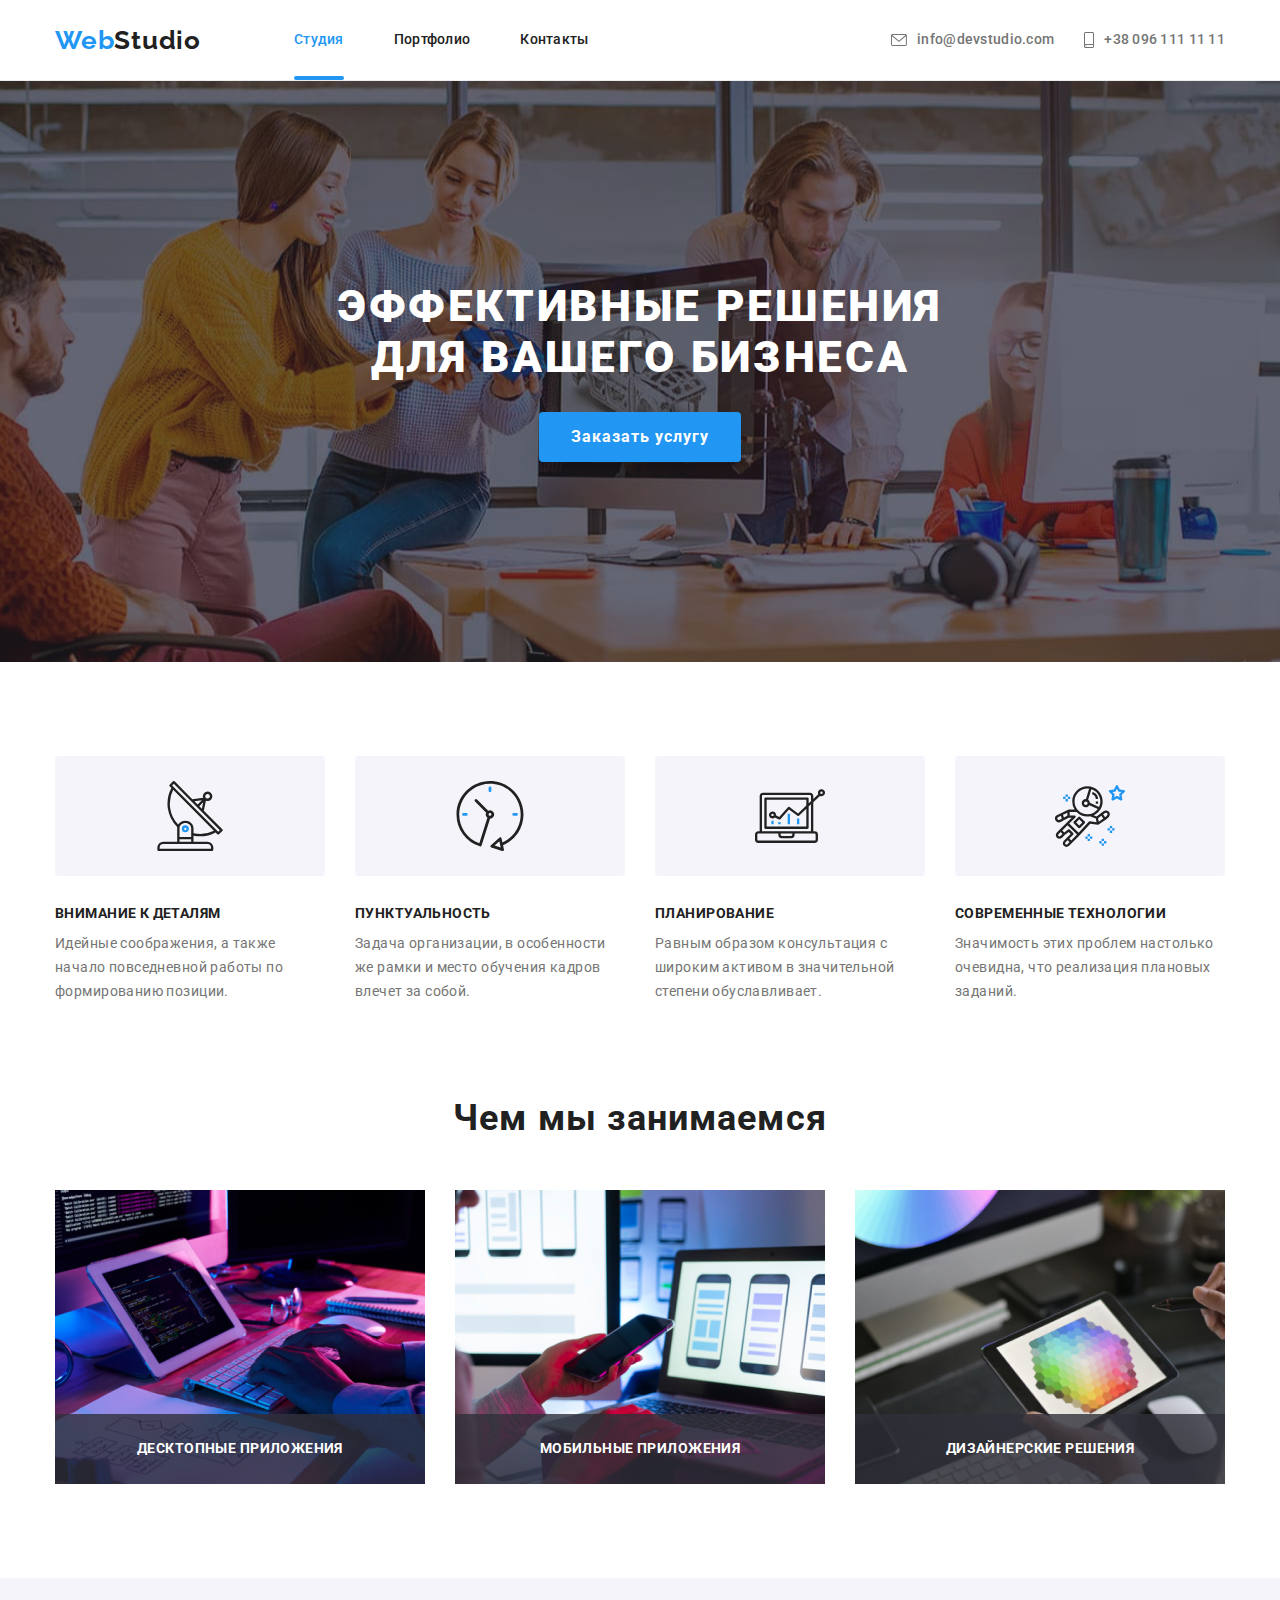
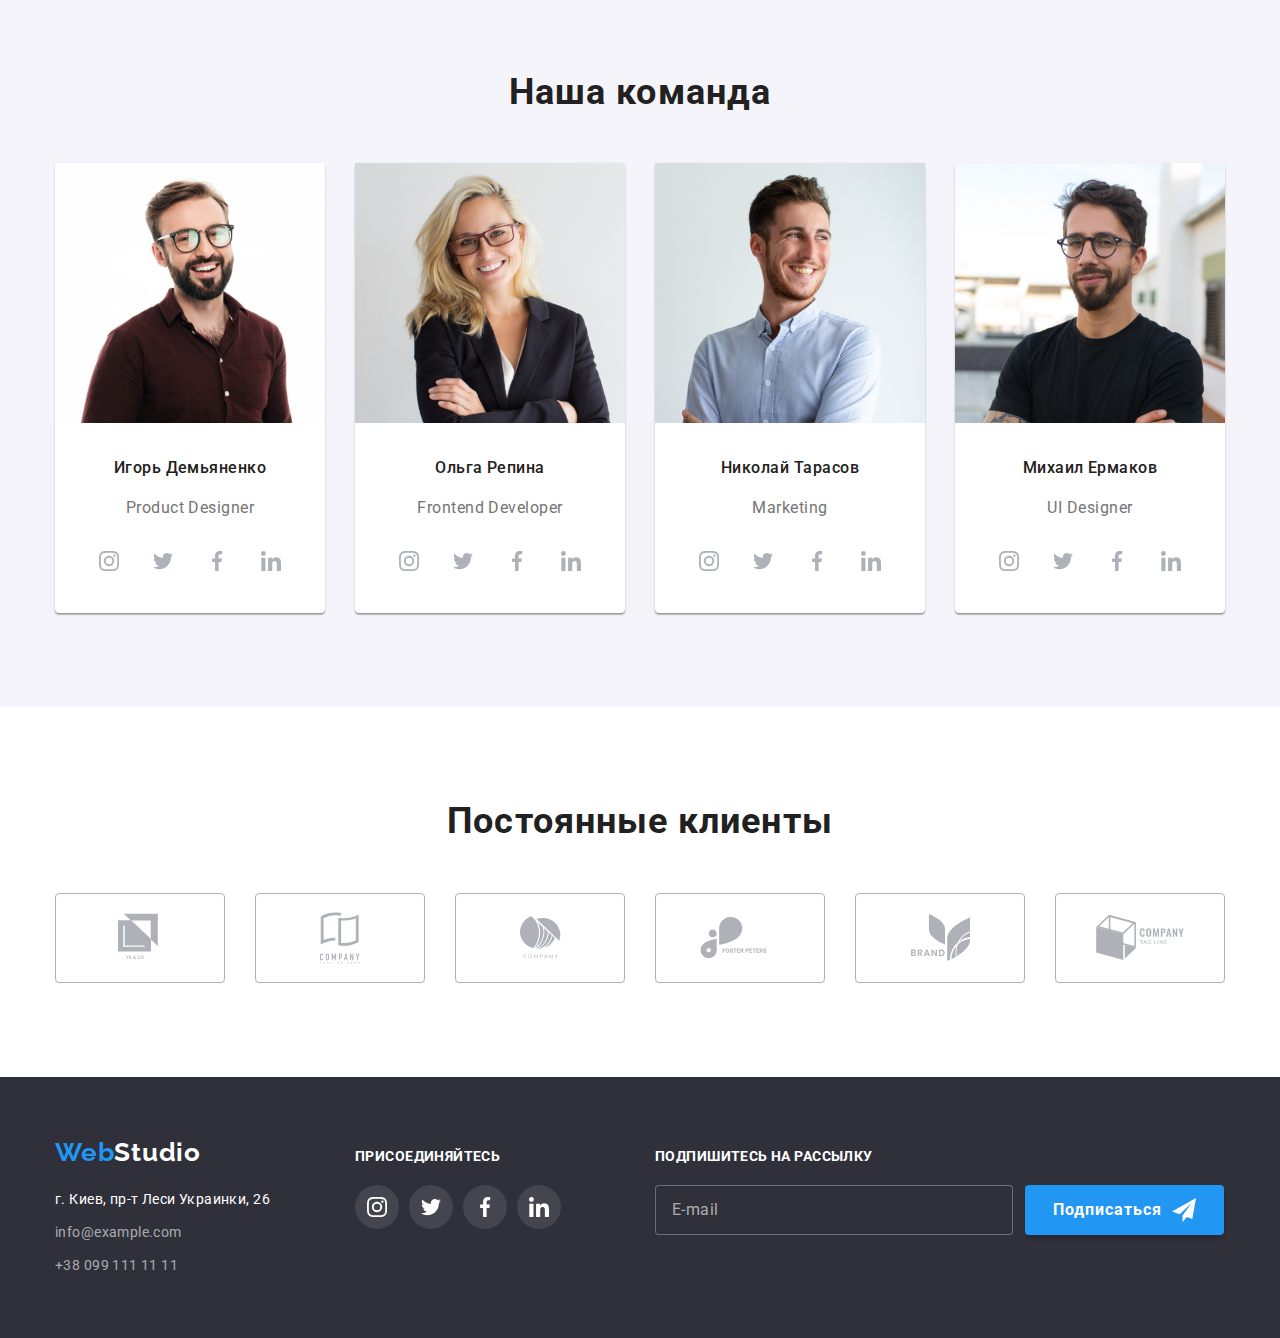
<file: index.html>
<!DOCTYPE html>
<html lang="ru">

<head>
  <meta charset="UTF-8">
  <meta name="viewport" content="width=device-width, initial-scale=1.0">
  <link href="https://fonts.googleapis.com/css2?family=Raleway:wght@700&family=Roboto:wght@400;500;700&display=swap"
    rel="stylesheet">
  <link rel="stylesheet" href="./css/main.min.css">
  <title>WebStudio</title>
</head>

<body>

  <header class="page-header">

    <div class="page-header__container container">
      <a class="logo page-header__logo" href="./index.html"><span class="logo__accent">Web</span>Studio</a>
      <nav class="page-header__nav">
        <ul class="page-header__link-list list">
          <li class="page-header__list-item"><a class="page-header__link-item current" href="./index.html">Студия</a>
          </li>
          <li class="page-header__list-item"><a class="page-header__link-item " href="./portfolio.html">Портфолио</a>
          </li>
          <li class="page-header__list-item"><a class="page-header__link-item" href="">Контакты</a></li>
        </ul>
      </nav>
      <ul class="page-header__contact-list list">
        <li class="page-header__contact-item"><a class="page-header__contact-link" href="mailto:info@devstudio.com">
            <svg class="page-header__icon" width="16" height="12">
              <use href='./image/sprite.svg#icon-envelope'></use>
            </svg> info@devstudio.com</a></li>
        <li class="page-header__contact-item"><a class="page-header__contact-link" href="tel:+380961111111">
            <svg class="page-header__icon" width="10" height="16">
              <use href='./image/sprite.svg#icon-smartphone'></use>
            </svg>+38 096 111 11 11</a></li>
      </ul>
    </div>

  </header>
  <main>
    <section class="page-hero">
      <div class="page-hero__container">
        <h1 class="page-hero__title">Эффективные решения для вашего бизнеса</h1>
        <button class="page-hero__button" data-modal-open>Заказать услугу</button>
      </div>
    </section>
    <div class="backdrop is-hidden" data-modal>
      <div class="modal">
        <button class="modal__close-button" data-modal-close>
          <svg width="18" height="18">
            <use href="./image/sprite2.svg#icon-close"></use>
          </svg>
        </button>
        <h2 class="modal__title">Оставьте свои данные, мы вам перезвоним</h2>
        <form action="#" class="modal__form">
          <ul class="modal__list-input list">
            <li class="modal__list-item">
              <label class="modal__label">Имя<input type="text" name="name" class="modal__field-input">
                <svg width="18" height="18" class="modal__icon">
                  <use href="./image/sprite2.svg#icon-name"></use>
                </svg>
              </label>
            </li>
            <li class="modal__list-item">
              <label class="modal__label">Телефон<input type="text" name="phone" class="modal__field-input">
                <svg width="18" height="18" class="modal__icon">
                  <use href="./image/sprite2.svg#icon-tel"></use>
                </svg>
              </label>
            </li>
            <li class="modal__list-item">
              <label class="modal__label">Почта<input type="text" name="email" class="modal__field-input">
                <svg width="18" height="18" class="modal__icon">
                  <use href="./image/sprite2.svg#icon-mail"></use>
                </svg>
              </label>
            </li>
          </ul>
          <label class="modal__label">Комментарий<textarea name="coment" class="modal__comment-area"
              placeholder="Введите текст"></textarea></label>
          <label class="modal__checkbox-label">
            <input type="checkbox" name="policy" value="checked" class="modal__checkbox visually-hidden">
            <span class="modal__checkbox-icon"></span>
            <span>
              Соглашаюсь с рассылкой и принимаю <a href="" class="modal_policy-link">Условия договора</a>
            </span>
          </label>
          <button type="submit" class="modal__button">Отправить</button>
        </form>
      </div>
    </div>
    <section class="our-features container">
      <h2 class="visually-hidden">Наши преимущества</h2>
      <ul class="our-features__features-list list">
        <li class=" feature-item">
          <div class="feature-item__icon"><svg width="70" height="70">
              <use href="./image/sprite.svg#icon-antenna"></use>
            </svg></div>
          <h3 class="feature-item__title">Внимание к деталям</h3>
          <p class="feature-item__text">Идейные соображения, а также начало повседневной работы по формированию позиции.
          </p>
        </li>
        <li class=" feature-item">
          <div class="feature-item__icon"><svg width="70" height="70">
              <use href="./image/sprite.svg#icon-clock"></use>
            </svg></div>
          <h3 class="feature-item__title">Пунктуальность</h3>
          <p class="feature-item__text">Задача организации, в особенности же рамки и место обучения кадров влечет за
            собой.</p>
        </li>
        <li class=" feature-item">
          <div class="feature-item__icon"><svg width="70" height="70">
              <use href="./image/sprite.svg#icon-diagram"></use>
            </svg></div>
          <h3 class="feature-item__title">Планирование</h3>
          <p class="feature-item__text">Равным образом консультация с широким активом в значительной степени
            обуславливает.</p>
        </li>
        <li class=" feature-item">
          <div class="feature-item__icon"><svg width="70" height="70">
              <use href="./image/sprite.svg#icon-astronaut"></use>
            </svg></div>
          <h3 class="feature-item__title">Современные технологии</h3>
          <p class="feature-item__text">Значимость этих проблем настолько очевидна, что реализация плановых заданий.</p>
        </li>
      </ul>
    </section>
    <section class="work-box container">
      <h2 class="work-box__title">Чем мы занимаемся</h2>
      <ul class="work-box__list list">
        <li class="work-box__item">
          <div class="work-box__wrapper">
            <img class="work-box__image" src="./image/img1.jpg" alt="десктопные приложения" width="370">
            <h3 class="work-box__overlay">Десктопные приложения</h3>
          </div>
        </li>
        <li class="work-box__item">
          <div class="work-box__wrapper">
            <img class="work-box__image" src="./image/img2.jpg" alt="мобильные приложения" width="370">
            <h3 class="work-box__overlay">Мобильные приложения</h3>
          </div>
        </li>
        <li class="work-box__item">
          <div class="work-box__wrapper">
            <img class="work-box__image" src="./image/img3.jpg" alt="дизайн" width="370">
            <h3 class="work-box__overlay">Дизайнерские решения</h3>
          </div>
        </li>
      </ul>
    </section>
    <section class="our-team">
      <div class="our-team__container container">
        <h2 class="our-team__title">Наша команда</h2>
        <ul class="our-team__team-list list">
          <li class="our-team__card teammate">
            <img class="teammate__photo" src="./image/img4.jpg" alt="Игорь Демьяненко" width="270">
            <div class="teammate__description">
              <h3 class="teammate__name">Игорь Демьяненко</h3>
              <p class="teammate__career">Product Designer</p>
              <ul class="  teammate__social-list social-list list">
                <li><a class="social-list__link" href="" target="_blank" rel="noreferrer noopener"
                    aria-label="instagram">
                    <svg width="20" height="20">
                      <use href="./image/sprite.svg#icon-instagram"></use>
                    </svg> </a></li>
                <li><a class="social-list__link" href="" target="_blank" rel="noreferrer noopener" aria-label="twitter">
                    <svg width="20" height="20">
                      <use href="./image/sprite.svg#icon-twitter"></use>
                    </svg> </a></li>
                <li><a class="social-list__link" href="" target="_blank" rel="noreferrer noopener"
                    aria-label="facebook">
                    <svg width="20" height="20">
                      <use href="./image/sprite.svg#icon-facebook"></use>
                    </svg> </a></li>
                <li><a class="social-list__link" href="" target="_blank" rel="noreferrer noopener"
                    aria-label="linkedin">
                    <svg width="20" height="20">
                      <use href="./image/sprite.svg#icon-linkedin"></use>
                    </svg> </a></li>
              </ul>
            </div>
          </li>
          <li class="our-team__card teammate">
            <img class="teammate__photo" src="./image/img5.jpg" alt="Ольга Репина" width="270">
            <div class="teammate__description">
              <h3 class="teammate__name">Ольга Репина</h3>
              <p class="teammate__career">Frontend Developer</p>
              <ul class="  teammate__social-list social-list list">
                <li><a class="social-list__link" href="" target="_blank" rel="noreferrer noopener"
                    aria-label="instagram">
                    <svg width="20" height="20">
                      <use href="./image/sprite.svg#icon-instagram"></use>
                    </svg> </a></li>
                <li><a class="social-list__link" href="" target="_blank" rel="noreferrer noopener" aria-label="twitter">
                    <svg width="20" height="20">
                      <use href="./image/sprite.svg#icon-twitter"></use>
                    </svg> </a></li>
                <li><a class="social-list__link" href="" target="_blank" rel="noreferrer noopener"
                    aria-label="facebook">
                    <svg width="20" height="20">
                      <use href="./image/sprite.svg#icon-facebook"></use>
                    </svg> </a></li>
                <li><a class="social-list__link" href="" target="_blank" rel="noreferrer noopener"
                    aria-label="linkedin">
                    <svg width="20" height="20">
                      <use href="./image/sprite.svg#icon-linkedin"></use>
                    </svg> </a></li>
              </ul>
            </div>
          </li>
          <li class="our-team__card teammate">
            <img class="teammate__photo" src="./image/img6.jpg" alt="Николай Тарасов" width="270">
            <div class="teammate__description">
              <h3 class="teammate__name">Николай Тарасов</h3>
              <p class="teammate__career">Marketing</p>
              <ul class="  teammate__social-list social-list list">
                <li><a class="social-list__link" href="" target="_blank" rel="noreferrer noopener"
                    aria-label="instagram">
                    <svg width="20" height="20">
                      <use href="./image/sprite.svg#icon-instagram"></use>
                    </svg> </a></li>
                <li><a class="social-list__link" href="" target="_blank" rel="noreferrer noopener" aria-label="twitter">
                    <svg width="20" height="20">
                      <use href="./image/sprite.svg#icon-twitter"></use>
                    </svg> </a></li>
                <li><a class="social-list__link" href="" target="_blank" rel="noreferrer noopener"
                    aria-label="facebook">
                    <svg width="20" height="20">
                      <use href="./image/sprite.svg#icon-facebook"></use>
                    </svg> </a></li>
                <li><a class="social-list__link" href="" target="_blank" rel="noreferrer noopener"
                    aria-label="linkedin">
                    <svg width="20" height="20">
                      <use href="./image/sprite.svg#icon-linkedin"></use>
                    </svg> </a></li>
              </ul>
            </div>
          </li>
          <li class="our-team__card teammate">
            <img class="teammate__photo" src="./image/img7.jpg" alt="Михаил Ермаков" width="270">
            <div class="teammate__description">
              <h3 class="teammate__name">Михаил Ермаков</h3>
              <p class="teammate__career">UI Designer</p>
              <ul class="  teammate__social-list social-list list">
                <li><a class="social-list__link" href="" target="_blank" rel="noreferrer noopener"
                    aria-label="instagram">
                    <svg width="20" height="20">
                      <use href="./image/sprite.svg#icon-instagram"></use>
                    </svg> </a></li>
                <li><a class="social-list__link" href="" target="_blank" rel="noreferrer noopener" aria-label="twitter">
                    <svg width="20" height="20">
                      <use href="./image/sprite.svg#icon-twitter"></use>
                    </svg> </a></li>
                <li><a class="social-list__link" href="" target="_blank" rel="noreferrer noopener"
                    aria-label="facebook">
                    <svg width="20" height="20">
                      <use href="./image/sprite.svg#icon-facebook"></use>
                    </svg> </a></li>
                <li><a class="social-list__link" href="" target="_blank" rel="noreferrer noopener"
                    aria-label="linkedin">
                    <svg width="20" height="20">
                      <use href="./image/sprite.svg#icon-linkedin"></use>
                    </svg> </a></li>
              </ul>
            </div>
          </li>
        </ul>
      </div>
    </section>
    <section class="our-clients container">
      <h2 class="our-clients__title">Постоянные клиенты</h2>
      <ul class="our-clients__clients-list list">
        <li class="our-clients__item">

          <a class="our-clients__link" href="" target="_blank" rel="noopener noreferrer"><svg width="44" height="50">
              <use href="./image/sprite.svg#icon-ya"></use>
            </svg></a>

        </li>
        <li class="our-clients__item">

          <a class="our-clients__link" href="" target="_blank" rel="noopener noreferrer"><svg width="40" height="52">
              <use href="./image/sprite.svg#icon-company"></use>
            </svg></a>

        </li>
        <li class="our-clients__item">

          <a class="our-clients__link" href="" target="_blank" rel="noopener noreferrer"><svg width="41" height="43">
              <use href="./image/sprite.svg#icon-company2"></use>
            </svg></a>

        </li>
        <li class="our-clients__item">

          <a class="our-clients__link" href="" target="_blank" rel="noopener noreferrer"><svg width="80" height="42">
              <use href="./image/sprite.svg#icon-foster"></use>
            </svg></a>

        </li>
        <li class="our-clients__item">

          <a class="our-clients__link" href="" target="_blank" rel="noopener noreferrer"><svg width="59" height="47">
              <use href="./image/sprite.svg#icon-brand"></use>
            </svg></a>

        </li>
        <li class="our-clients__item">

          <a class="our-clients__link" href="" target="_blank" rel="noopener noreferrer"><svg width="88.48"
              height="45.44">
              <use href="./image/sprite.svg#icon-company3"></use>
            </svg></a>

        </li>
      </ul>
    </section>
  </main>
  <footer class="page-footer">
    <div class="page-footer__container container">
      <div class="page-footer__contact">
        <a class=" page-footer-logo logo logo--white " href="./index.html"><span
            class="logo__accent">Web</span>Studio</a>
        <address class="page-footer__addres">
          г. Киев, пр-т Леси Украинки, 26
          <ul class="page-footer__address-list list">
            <li class="page-footer__address-item"><a class="page-footer__address-link"
                href="mailto:info@example.com">info@example.com</a></li>
            <li class="page-footer__address-item"><a class="page-footer__address-link" href="tel:++380991111111">
              +38 099 111 11 11</a></li>
          </ul>
        </address>
      </div>
      <div class="page-footer__social">
        <b class="page-footer__subtitle">присоединяйтесь</b>
        <ul class=" social-list list">
          <li class="page-footer__social-link"><a class="social-list__link social-list__link--background" href=""
              target="_blank" rel="noreferrer noopener" aria-label="instagram">
              <svg width="20" height="20">
                <use href="./image/sprite.svg#icon-instagram"></use>
              </svg> </a></li>
          <li class="page-footer__social-link"><a class="social-list__link social-list__link--background" href=""
              target="_blank" rel="noreferrer noopener" aria-label="instagram">
              <svg width="20" height="20">
                <use href="./image/sprite.svg#icon-twitter"></use>
              </svg> </a></li>
          <li class="page-footer__social-link"><a class="social-list__link social-list__link--background" href=""
              target="_blank" rel="noreferrer noopener" aria-label="instagram">
              <svg width="20" height="20">
                <use href="./image/sprite.svg#icon-facebook"></use>
              </svg> </a></li>
          <li class="page-footer__social-link"><a class="social-list__link social-list__link--background" href=""
              target="_blank" rel="noreferrer noopener" aria-label="instagram">
              <svg width="20" height="20">
                <use href="./image/sprite.svg#icon-linkedin"></use>
              </svg> </a></li>
        </ul>
      </div>
      <div class="page-footer__subscribe">
        <b class="page-footer__subtitle">Подпишитесь на рассылку</b>
        <form class="page-footer__form" action="#">
          <label class="page-footer__">
            <input class="page-footer__input" type="email" name="email" placeholder="E-mail">
          </label>
          <button class="page-footer__button" type="submit">Подписаться <svg class="page-footer__icon" width="24"
              height="24">
              <use href="./image/sprite2.svg#icon-send"></use>
            </svg> </button>
        </form>
      </div>
    </div>
  </footer>


  <script src="./js/modal.js"></script>
</body>

</html>
</file>
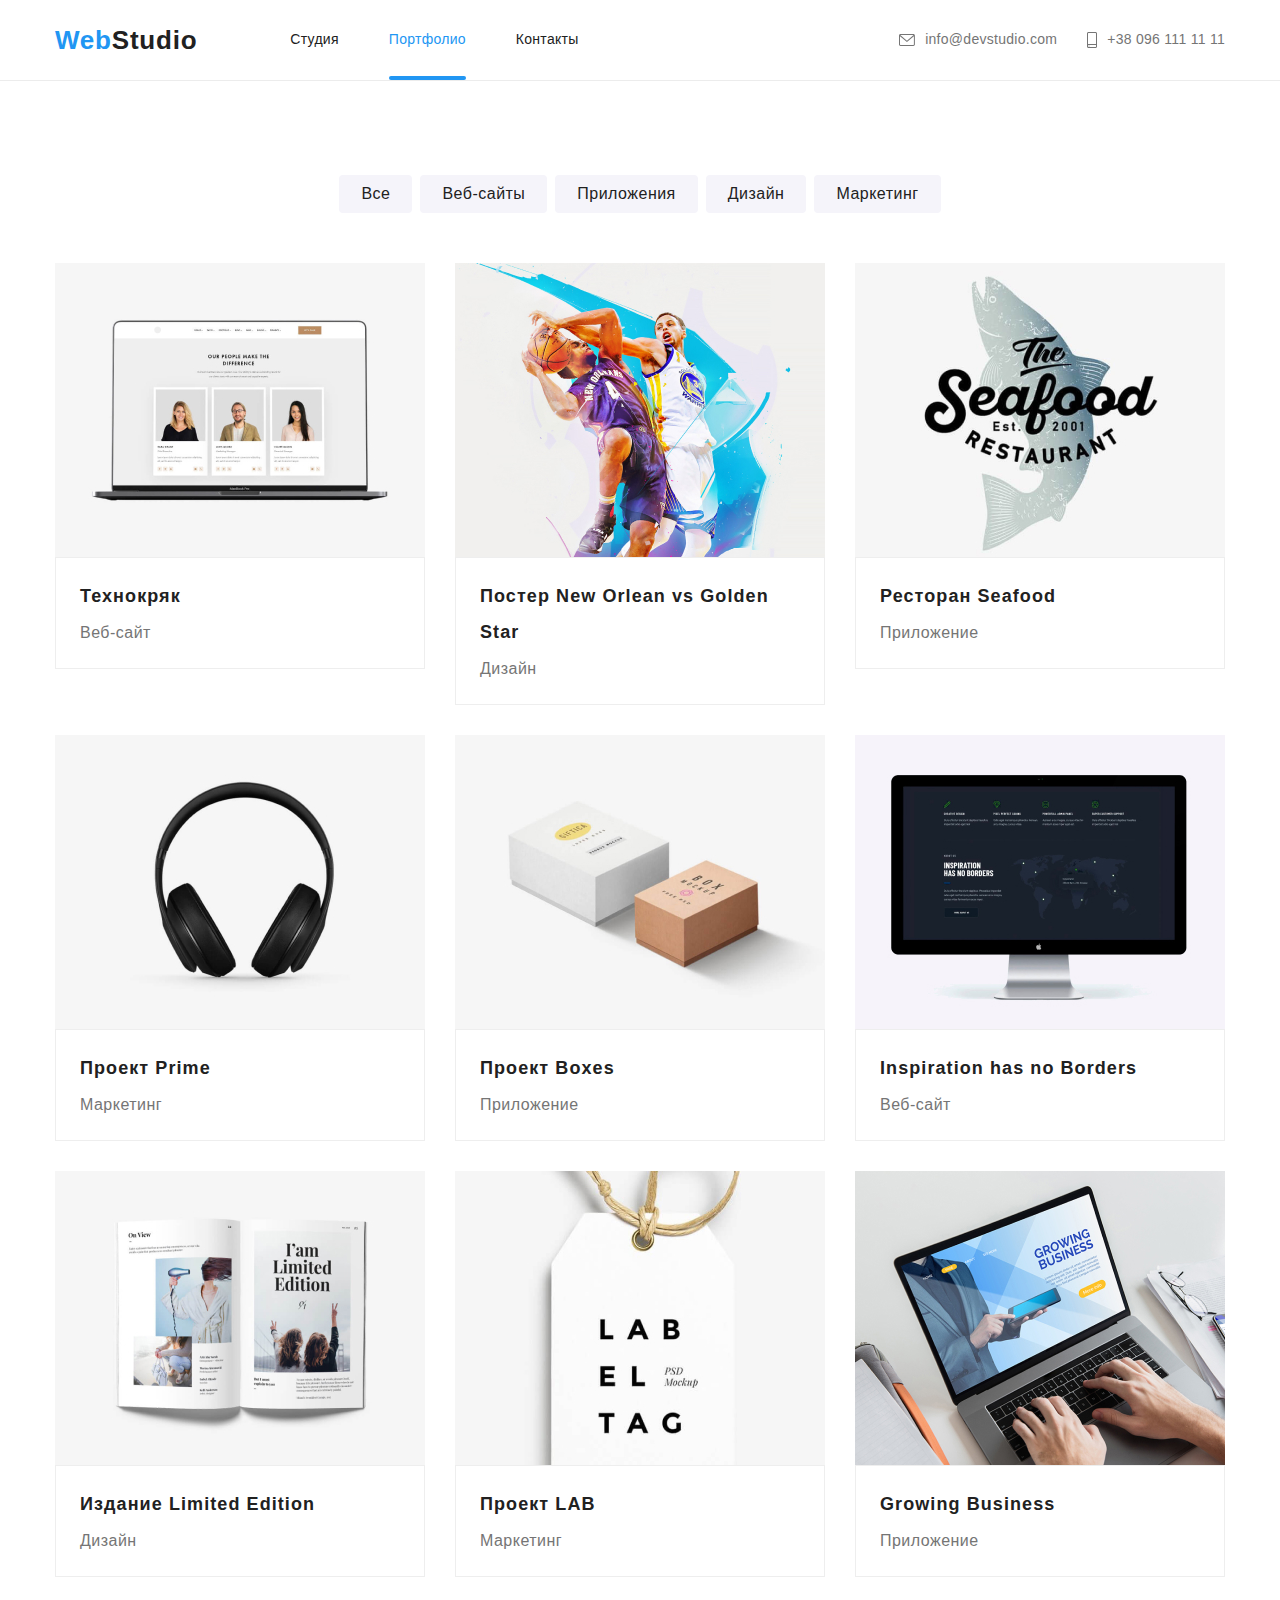
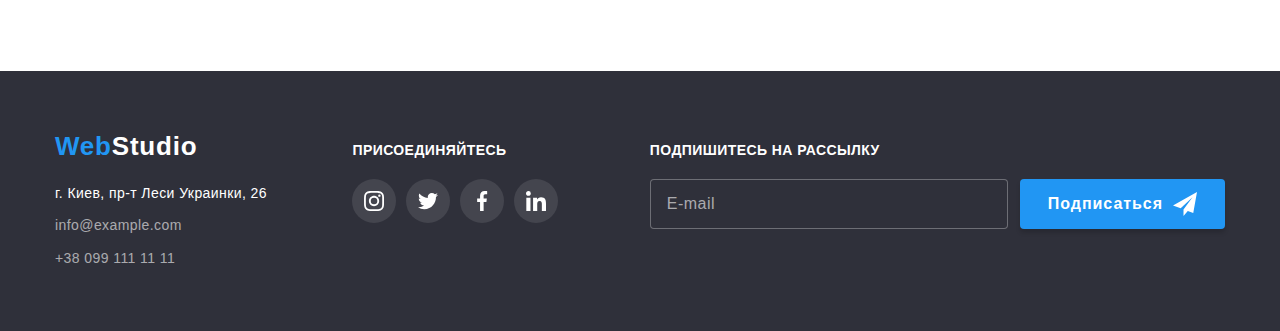
<file: portfolio.html>
<!DOCTYPE html>
<html lang="ru">

<head>
    <meta charset="UTF-8">
    <meta name="viewport" content="width=device-width, initial-scale=1.0">

    <link rel="stylesheet" href="./css/portfolio.min.css">
    <title>WebStudio</title>
</head>

<body>
    <header class="page-header">

        <div class="page-header__container container">
            <a class="logo page-header__logo" href="./index.html"><span class="logo__accent">Web</span>Studio</a>
            <nav class="page-header__nav">
                <ul class="page-header__link-list list">
                    <li class="page-header__list-item"><a class="page-header__link-item " href="./index.html">Студия</a>
                    </li>
                    <li class="page-header__list-item"><a class="page-header__link-item current"
                            href="./portfolio.html">Портфолио</a></li>
                    <li class="page-header__list-item"><a class="page-header__link-item" href="">Контакты</a></li>
                </ul>
            </nav>
            <ul class="page-header__contact-list list">
                <li class="page-header__contact-item"><a class="page-header__contact-link"
                        href="mailto:info@devstudio.com">
                        <svg class="page-header__icon" width="16" height="12">
                            <use href='./image/sprite.svg#icon-envelope'></use>
                        </svg> info@devstudio.com</a></li>
                <li class="page-header__contact-item"><a class="page-header__contact-link" href="tel:+380961111111">
                        <svg class="page-header__icon" width="10" height="16">
                            <use href='./image/sprite.svg#icon-smartphone'></use>
                        </svg>+38 096 111 11 11</a></li>
            </ul>
        </div>

    </header>
    <main>
        <section class="gallery container">
            <h1 class="visually-hidden">Галерея</h1>
            <ul class="gallery__list-button list">
                <li class="gallery__button-item"><button class="gallery__button">Все</button></li>
                <li class="gallery__button-item"><button class="gallery__button">Веб-сайты</button></li>
                <li class="gallery__button-item"><button class="gallery__button">Приложения</button></li>
                <li class="gallery__button-item"><button class="gallery__button">Дизайн</button></li>
                <li class="gallery__button-item"><button class="gallery__button">Маркетинг</button></li>
            </ul>
            <ul class="gallery__portfolio-list list">
                <li class="gallery__project project">
                    <a class="project__link" href="">
                        <div class="project__position">
                            <img class="project__photo" src="./image/techno.jpg" alt="Технокряк" width="370">
                            <div class="project__overlay">Технокряк это современная площадка распространения
                                коронавируса. Компании используют
                                эту платформу для цифрового
                                шпионажа и атак на защищённые сервера конкурентов.</div>
                        </div>
                        <div class="project__description">
                            <h2 class="project__title">Технокряк</h2>
                            <p class="project__type">Веб-сайт</p>
                        </div>
                    </a>

                </li>
                <li class="gallery__project project">
                    <a class="project__link" href="">
                        <div class="project__position">
                            <img class="project__photo" src="./image/basketball.jpg"
                                alt="Постер New Orlean vs Golden Star" width="370">
                            <div class="project__overlay">Технокряк это современная площадка распространения
                                коронавируса. Компании
                                используют
                                эту платформу для цифрового
                                шпионажа и атак на защищённые сервера конкурентов.</div>
                        </div>
                        <div class="project__description">
                            <h2 class="project__title">Постер New Orlean vs Golden Star</h2>
                            <p class="project__type">Дизайн</p>
                        </div>
                    </a>

                </li>
                <li class="gallery__project project">
                    <a class="project__link" href="">
                        <div class="project__position">
                            <img class="project__photo" src="./image/restaurant.jpg" alt="Ресторан Seafood"
                                width="370">
                            <div class="project__overlay">Технокряк это современная площадка распространения
                                коронавируса. Компании
                                используют
                                эту платформу для цифрового
                                шпионажа и атак на защищённые сервера конкурентов.</div>
                        </div>
                        <div class="project__description">
                            <h2 class="project__title">Ресторан Seafood</h2>
                            <p class="project__type">Приложение</p>
                        </div>
                    </a>

                </li>
                <li class="gallery__project project">
                    <a class="project__link" href="">
                        <div class="project__position">
                            <img class="project__photo" src="./image/prime.jpg" alt="Проект Prime" width="370">
                            <div class="project__overlay">Технокряк это современная площадка распространения
                                коронавируса. Компании
                                используют
                                эту платформу для цифрового
                                шпионажа и атак на защищённые сервера конкурентов.</div>
                        </div>
                        <div class="project__description">
                            <h2 class="project__title">Проект Prime</h2>
                            <p class="project__type">Маркетинг</p>
                        </div>
                    </a>

                </li>
                <li class="gallery__project project">
                    <a class="project__link" href="">
                        <div class="project__position">
                            <img class="project__photo" src="./image/boxes.jpg" alt="Проект Boxes" width="370">
                            <div class="project__overlay">Технокряк это современная площадка распространения
                                коронавируса. Компании
                                используют
                                эту платформу для цифрового
                                шпионажа и атак на защищённые сервера конкурентов.</div>
                        </div>
                        <div class="project__description">
                            <h2 class="project__title">Проект Boxes</h2>
                            <p class="project__type">Приложение</p>
                        </div>
                    </a>

                </li>
                <li class="gallery__project project">
                    <a class="project__link" href="">
                        <div class="project__position">
                            <img class="project__photo" src="./image/inspiration.jpg"
                                alt="Inspiration has no Borders" width="370">
                            <div class="project__overlay">Технокряк это современная площадка распространения
                                коронавируса. Компании
                                используют
                                эту платформу для цифрового
                                шпионажа и атак на защищённые сервера конкурентов.</div>
                        </div>
                        <div class="project__description">
                            <h2 class="project__title">Inspiration has no Borders</h2>
                            <p class="project__type">Веб-сайт</p>
                        </div>
                    </a>

                </li>
                <li class="gallery__project project">
                    <a class="project__link" href="">
                        <div class="project__position">
                            <img class="project__photo" src="./image/limited.jpg" alt="Издание Limited Edition"
                                width="370">
                            <div class="project__overlay">Технокряк это современная площадка распространения
                                коронавируса. Компании
                                используют
                                эту платформу для цифрового
                                шпионажа и атак на защищённые сервера конкурентов.</div>
                        </div>
                        <div class="project__description">
                            <h2 class="project__title">Издание Limited Edition</h2>
                            <p class="project__type">Дизайн</p>
                        </div>
                    </a>

                </li>
                <li class="gallery__project project">
                    <a class="project__link" href="">
                        <div class="project__position">
                            <img class="project__photo" src="./image/lab.jpg" alt="Проект LAB" width="370">
                            <div class="project__overlay">Технокряк это современная площадка распространения
                                коронавируса. Компании
                                используют
                                эту платформу для цифрового
                                шпионажа и атак на защищённые сервера конкурентов.</div>
                        </div>
                        <div class="project__description">
                            <h2 class="project__title">Проект LAB</h2>
                            <p class="project__type">Маркетинг</p>
                        </div>
                    </a>

                </li>
                <li class="gallery__project project">
                    <a class="project__link" href="">
                        <div class="project__position">
                            <img class="project__photo" src="./image/growing.jpg" alt="Growing Business"
                                width="370">
                            <div class="project__overlay">Технокряк это современная площадка распространения
                                коронавируса. Компании
                                используют
                                эту платформу для цифрового
                                шпионажа и атак на защищённые сервера конкурентов.</div>
                        </div>
                        <div class="project__description">
                            <h2 class="project__title">Growing Business</h2>
                            <p class="project__type">Приложение</p>
                        </div>
                    </a>

                </li>
            </ul>

        </section>
    </main>
    <footer class="page-footer">
        <div class="page-footer__container container">
            <div class="page-footer__contact">
                <a class=" page-footer-logo logo logo--white " href="./index.html"><span
                        class="logo__accent">Web</span>Studio</a>
                <address class="page-footer__addres">
                    г. Киев, пр-т Леси Украинки, 26
                    <ul class="page-footer__address-list list">
                        <li class="page-footer__address-item"><a class="page-footer__address-link"
                                href="mailto:info@example.com">info@example.com</a></li>
                        <li class="page-footer__address-item"><a class="page-footer__address-link"
                                href="tel:++380991111111">+38 099 111 11 11</a></li>
                    </ul>
                </address>
            </div>
            <div class="page-footer__social">
                <b class="page-footer__subtitle">присоединяйтесь</b>
                <ul class=" social-list list">
                    <li class="page-footer__social-link"><a class="social-list__link social-list__link--background"
                            href="" target="_blank" rel="noreferrer noopener" aria-label="instagram">
                            <svg width="20" height="20">
                                <use href="./image/sprite.svg#icon-instagram"></use>
                            </svg> </a></li>
                    <li class="page-footer__social-link"><a class="social-list__link social-list__link--background"
                            href="" target="_blank" rel="noreferrer noopener" aria-label="instagram">
                            <svg width="20" height="20">
                                <use href="./image/sprite.svg#icon-twitter"></use>
                            </svg> </a></li>
                    <li class="page-footer__social-link"><a class="social-list__link social-list__link--background"
                            href="" target="_blank" rel="noreferrer noopener" aria-label="instagram">
                            <svg width="20" height="20">
                                <use href="./image/sprite.svg#icon-facebook"></use>
                            </svg> </a></li>
                    <li class="page-footer__social-link"><a class="social-list__link social-list__link--background"
                            href="" target="_blank" rel="noreferrer noopener" aria-label="instagram">
                            <svg width="20" height="20">
                                <use href="./image/sprite.svg#icon-linkedin"></use>
                            </svg> </a></li>
                </ul>
            </div>
            <div class="page-footer__subscribe">
                <b class="page-footer__subtitle">Подпишитесь на рассылку</b>
                <form class="page-footer__form" action="#">
                    <label class="page-footer__">
                        <input class="page-footer__input" type="email" name="email" placeholder="E-mail">
                    </label>
                    <button class="page-footer__button" type="submit">Подписаться <svg class="page-footer__icon"
                            width="24" height="24">
                            <use href="./image/sprite2.svg#icon-send"></use>
                        </svg> </button>
                </form>
            </div>
        </div>
    </footer>
</body>

</html>
</file>
<file: css/main.min.css>
@import url("https://cdnjs.cloudflare.com/ajax/libs/modern-normalize/0.7.0/modern-normalize.min.css");body{font-family:Roboto,sans-serif;color:#757575}.container{width:1200px;padding:0 15px;margin-left:auto;margin-right:auto}.list{padding:0;margin:0;list-style:none}.visually-hidden{position:absolute;width:1px;height:1px;margin:-1px;border:0;padding:0;clip:rect(0 0 0 0);overflow:hidden}h1,h2,h3,p{margin:0;padding:0}.social-list{display:-webkit-box;display:-ms-flexbox;display:flex}.social-list__link{width:44px;height:44px;border-radius:50%;display:-webkit-box;display:-ms-flexbox;display:flex;-webkit-box-pack:center;-ms-flex-pack:center;justify-content:center;-webkit-box-align:center;-ms-flex-align:center;align-items:center;fill:#afb1b8;-webkit-transition:fill 250ms cubic-bezier(0.4, 0, 0.2, 1),background-color 250ms cubic-bezier(0.4, 0, 0.2, 1);transition:fill 250ms cubic-bezier(0.4, 0, 0.2, 1),background-color 250ms cubic-bezier(0.4, 0, 0.2, 1)}.social-list__link:hover,.social-list__link:focus{fill:#fff;background-color:#2196f3}.social-list__link--background{background-color:rgba(255,255,255,0.1);fill:#fff}.work-box__title,.our-team__title,.our-clients__title{font-weight:700;font-size:36px;line-height:1.16;text-align:center;letter-spacing:0.03em;color:#212121;margin-bottom:50px}.page-header{border-bottom:1px solid #ececec}.page-header__container{display:-webkit-box;display:-ms-flexbox;display:flex;-webkit-box-align:center;-ms-flex-align:center;align-items:center}.page-header__logo{margin-right:93px}.logo{font-family:Raleway,sans-serif;font-weight:700;font-size:26px;line-height:1.19;letter-spacing:0.03em;text-decoration:none;color:#212121}.logo__accent{color:#2196f3}.logo--white{display:inline-block;color:#fff;margin-bottom:20px}.page-header__link-list{display:-webkit-box;display:-ms-flexbox;display:flex}.page-header__link-item{display:inline-block;padding-top:32px;padding-bottom:32px;color:#212121;font-style:normal;font-weight:500;font-size:14px;line-height:1.14;letter-spacing:0.02em;text-decoration:none;-webkit-transition:color 250ms cubic-bezier(0.4, 0, 0.2, 1);transition:color 250ms cubic-bezier(0.4, 0, 0.2, 1)}.page-header__link-item:hover,.page-header__link-item:focus{color:#2196f3}.page-header__list-item:not(:last-child){margin-right:50px}.current{position:relative;color:#2196f3}.current:before{content:'';position:absolute;bottom:0;left:0;width:100%;height:4px;border-radius:2px;background-color:#2196f3}.page-header__contact-list{display:-webkit-box;display:-ms-flexbox;display:flex;margin-left:auto}.page-header__contact-link{display:-webkit-box;display:-ms-flexbox;display:flex;-webkit-box-align:center;-ms-flex-align:center;align-items:center;color:#757575;font-style:normal;font-weight:500;font-size:14px;line-height:1.14;letter-spacing:0.02em;text-decoration:none;-webkit-transition:color 250ms cubic-bezier(0.4, 0, 0.2, 1);transition:color 250ms cubic-bezier(0.4, 0, 0.2, 1)}.page-header__contact-link:hover,.page-header__contact-link:focus{color:#2196f3}.page-header__contact-item:not(:last-child){margin-right:30px}.page-header__icon{fill:#757575;-webkit-transition:fill 250ms cubic-bezier(0.4, 0, 0.2, 1);transition:fill 250ms cubic-bezier(0.4, 0, 0.2, 1);margin-right:10px}.page-header__contact-link:hover .page-header__icon,.page-header__contact-link:focus .page-header__icon{fill:#2196f3}.page-hero{background-color:#c4c4c4}.page-hero__container{padding:200px 0;max-width:1600px;background-image:-webkit-gradient(linear, left top, left bottom, from(rgba(47,48,58,0.4)), to(rgba(47,48,58,0.4))),url("../image/header.jpg");background-image:linear-gradient(rgba(47,48,58,0.4), rgba(47,48,58,0.4)),url("../image/header.jpg");background-repeat:no-repeat;background-position:center;text-align:center;-webkit-box-align:center;-ms-flex-align:center;align-items:center;margin-left:auto;margin-right:auto}.page-hero__title{width:700px;font-weight:900;font-size:44px;line-height:1, 36;text-align:center;letter-spacing:0.06em;text-transform:uppercase;color:#fff;margin-top:0;margin-bottom:30px;margin-left:auto;margin-right:auto}.page-hero__button{padding:10px 32px;color:#fff;font-family:Roboto,sans-serif;font-weight:700;font-size:16px;line-height:1.87;letter-spacing:0.06em;background-color:#2196f3;border:0;-webkit-box-shadow:0px 4px 4px rgba(0,0,0,0.15);box-shadow:0px 4px 4px rgba(0,0,0,0.15);border-radius:4px;-webkit-transition:color 250ms cubic-bezier(0.4, 0, 0.2, 1),background-color 250ms cubic-bezier(0.4, 0, 0.2, 1);transition:color 250ms cubic-bezier(0.4, 0, 0.2, 1),background-color 250ms cubic-bezier(0.4, 0, 0.2, 1)}.page-hero__button:hover,.page-hero__button:focus{color:#2196f3;background-color:#fff}.backdrop{position:fixed;width:100%;height:100%;background-color:rgba(0,0,0,0.2);top:0;left:0;opacity:1;-webkit-transition:opacity 500ms cubic-bezier(0.4, 0, 0.2, 1);transition:opacity 500ms cubic-bezier(0.4, 0, 0.2, 1);z-index:2}.backdrop.is-hidden{opacity:0;pointer-events:none}.backdrop.is-hidden .modal{-webkit-transform:translate(-50%, 150%) scale(0.75);transform:translate(-50%, 150%) scale(0.75)}.modal{position:absolute;width:530px;height:580px;left:50%;top:50%;background:#fff;-webkit-box-shadow:0px 1px 3px rgba(0,0,0,0.12),0px 1px 1px rgba(0,0,0,0.14),0px 2px 1px rgba(0,0,0,0.2);box-shadow:0px 1px 3px rgba(0,0,0,0.12),0px 1px 1px rgba(0,0,0,0.14),0px 2px 1px rgba(0,0,0,0.2);border-radius:4px;padding:40px;-webkit-transform:translate(-50%, -50%) scale(1);transform:translate(-50%, -50%) scale(1);-webkit-transition:-webkit-transform 500ms cubic-bezier(0.4, 0, 0.2, 1);transition:-webkit-transform 500ms cubic-bezier(0.4, 0, 0.2, 1);transition:transform 500ms cubic-bezier(0.4, 0, 0.2, 1);transition:transform 500ms cubic-bezier(0.4, 0, 0.2, 1), -webkit-transform 500ms cubic-bezier(0.4, 0, 0.2, 1)}.modal__close-button{position:absolute;top:8px;right:8px;display:-webkit-box;display:-ms-flexbox;display:flex;-webkit-box-pack:center;-ms-flex-pack:center;justify-content:center;-webkit-box-align:center;-ms-flex-align:center;align-items:center;width:30px;height:30px;background-color:#fff;border:1px solid rgba(0,0,0,0.1);border-radius:50%;overflow:hidden;-webkit-transition:fill 250ms cubic-bezier(0.4, 0, 0.2, 1);transition:fill 250ms cubic-bezier(0.4, 0, 0.2, 1)}.modal__close-button:hover,.modal__close-button:focus{fill:#2196f3;cursor:pointer}.modal__title{font-weight:700;font-size:20px;line-height:1.15;text-align:center;letter-spacing:0.03em;color:#212121;margin-top:0;margin-bottom:12px}.modal__list-input{margin-bottom:10px}.modal__list-item:not(:last-child){margin-bottom:10px}.modal__label{position:relative;display:-webkit-box;display:-ms-flexbox;display:flex;-webkit-box-orient:vertical;-webkit-box-direction:normal;-ms-flex-direction:column;flex-direction:column;font-size:12px;line-height:1.16;letter-spacing:0.01em}.modal__field-input{height:40px;border:1px solid rgba(33,33,33,0.2);border-radius:4px;margin-top:4px;padding-left:42px;-webkit-transition:border 250ms cubic-bezier(0.4, 0, 0.2, 1);transition:border 250ms cubic-bezier(0.4, 0, 0.2, 1)}.modal__field-input:hover,.modal__field-input:focus{border:1px solid #2196f3;outline:0}.modal__icon{position:absolute;top:50%;left:15px;-webkit-transition:fill 250ms cubic-bezier(0.4, 0, 0.2, 1);transition:fill 250ms cubic-bezier(0.4, 0, 0.2, 1)}.modal__label:hover .modal__icon,.modal__label:focus .modal__icon{fill:#2196f3}.modal__comment-area{height:120px;border:1px solid rgba(33,33,33,0.2);-webkit-box-sizing:border-box;box-sizing:border-box;border-radius:4px;resize:none;margin-top:4px;margin-bottom:20px;padding:12px 16px;-webkit-transition:border 250ms cubic-bezier(0.4, 0, 0.2, 1);transition:border 250ms cubic-bezier(0.4, 0, 0.2, 1)}.modal__comment-area::-webkit-input-placeholder{font-size:14px;line-height:1.14;letter-spacing:0.01em;color:rgba(117,117,117,0.5)}.modal__comment-area:-ms-input-placeholder{font-size:14px;line-height:1.14;letter-spacing:0.01em;color:rgba(117,117,117,0.5)}.modal__comment-area::-ms-input-placeholder{font-size:14px;line-height:1.14;letter-spacing:0.01em;color:rgba(117,117,117,0.5)}.modal__comment-area::placeholder{font-size:14px;line-height:1.14;letter-spacing:0.01em;color:rgba(117,117,117,0.5)}.modal__comment-area:hover,.modal__comment-area:focus{border:1px solid #2196f3;outline:0}.modal__checkbox-icon{display:inline-block;width:16px;height:15px;border:2px solid #212121;border-radius:2px;margin-right:8px;-webkit-transition:background-color 250ms cubic-bezier(0.4, 0, 0.2, 1);transition:background-color 250ms cubic-bezier(0.4, 0, 0.2, 1)}.modal__checkbox:checked+.modal__checkbox-icon{background-image:url("../../../image/ok.svg");background-color:#2196f3;background-repeat:no-repeat;background-position:center;border:0}.modal__checkbox:hover+.modal__checkbox-icon,.modal__checkbox:focus+.modal__checkbox-icon{border:2px solid #2196f3}.modal__checkbox-label{display:-webkit-box;display:-ms-flexbox;display:flex;font-size:14px;line-height:1.71;letter-spacing:0.03em;-webkit-box-pack:center;-ms-flex-pack:center;justify-content:center;margin-bottom:30px;-webkit-box-align:center;-ms-flex-align:center;align-items:center;cursor:pointer}.modal_policy-link{color:#2196f3}.modal__button{font-weight:700;font-size:16px;line-height:1.87;padding:10px 55px;color:#fff;cursor:pointer;letter-spacing:0.06em;background:#2196f3;-webkit-box-shadow:0px 4px 4px rgba(0,0,0,0.15);box-shadow:0px 4px 4px rgba(0,0,0,0.15);border-radius:4px;border:0;display:-webkit-box;display:-ms-flexbox;display:flex;margin-left:auto;margin-right:auto}.our-features__features-list{padding-top:94px;margin-bottom:94px;display:-webkit-box;display:-ms-flexbox;display:flex}.feature-item:not(:last-child){margin-right:30px}.feature-item__icon{display:-webkit-box;display:-ms-flexbox;display:flex;-webkit-box-pack:center;-ms-flex-pack:center;justify-content:center;-webkit-box-align:center;-ms-flex-align:center;align-items:center;width:270px;height:120px;background:#f5f4fa;border-radius:4px;margin-bottom:30px}.feature-item__title{font-weight:700;font-size:14px;line-height:1.14;letter-spacing:0.03em;text-transform:uppercase;color:#212121;margin-bottom:10px}.feature-item__text{font-size:14px;line-height:1.71;letter-spacing:0.03em}.work-box__list{display:-webkit-box;display:-ms-flexbox;display:flex;padding-bottom:94px}.work-box__item:not(:last-child){margin-right:30px}.work-box__image{display:block}.work-box__wrapper{position:relative}.work-box__overlay{position:absolute;bottom:0;left:0;width:100%;height:70px;background-color:rgba(47,48,58,0.8);display:-webkit-box;display:-ms-flexbox;display:flex;-webkit-box-pack:center;-ms-flex-pack:center;justify-content:center;-webkit-box-align:center;-ms-flex-align:center;align-items:center;font-weight:700;font-size:14px;line-height:1.14;letter-spacing:0.03em;text-transform:uppercase;color:#fff}.our-team{background-color:#f5f4fa}.our-team__container{padding-top:94px;padding-bottom:94px}.our-team__team-list{display:-webkit-box;display:-ms-flexbox;display:flex}.our-team__card:not(:last-child){margin-right:30px}.teammate{-webkit-box-shadow:0px 1px 3px rgba(0,0,0,0.12),0px 1px 1px rgba(0,0,0,0.14),0px 2px 1px rgba(0,0,0,0.2);box-shadow:0px 1px 3px rgba(0,0,0,0.12),0px 1px 1px rgba(0,0,0,0.14),0px 2px 1px rgba(0,0,0,0.2);border-radius:4px;background-color:#fff}.teammate__photo{display:block}.teammate__description{padding:30px 32px;text-align:center}.teammate__name{font-weight:500;font-size:16px;line-height:1.87;letter-spacing:0.03em;color:#212121;margin-bottom:10px}.teammate__career{font-size:16px;line-height:1.87;letter-spacing:0.03em;margin-bottom:16px}.teammate__social-list{-webkit-box-pack:justify;-ms-flex-pack:justify;justify-content:space-between}.our-clients{padding-top:94px;padding-bottom:94px}.our-clients__clients-list{display:-webkit-box;display:-ms-flexbox;display:flex}.our-clients__item:not(:last-child){margin-right:30px}.our-clients__link{width:170px;height:90px;border:1px solid #afb1b8;border-radius:4px;display:-webkit-box;display:-ms-flexbox;display:flex;-webkit-box-pack:center;-ms-flex-pack:center;justify-content:center;-webkit-box-align:center;-ms-flex-align:center;align-items:center;fill:#afb1b8;-webkit-transition:fill 200ms cubic-bezier(0.4, 0, 0.2, 1),border 250ms cubic-bezier(0.4, 0, 0.2, 1);transition:fill 200ms cubic-bezier(0.4, 0, 0.2, 1),border 250ms cubic-bezier(0.4, 0, 0.2, 1)}.our-clients__link:hover,.our-clients__link:focus{border:1px solid #2196f3;fill:#2196f3}.page-footer{padding-top:60px;padding-bottom:60px;background-color:#2f303a}.page-footer__container{display:-webkit-box;display:-ms-flexbox;display:flex;-webkit-box-align:baseline;-ms-flex-align:baseline;align-items:baseline}.page-footer__addres{font-style:normal;color:#fff;font-size:14px;line-height:1.71;letter-spacing:0.03em}.page-footer__contact,.page-footer__social{width:270px;margin-right:30px}.page-footer-logo{margin-bottom:20px}.page-footer__address-list,.page-footer__address-item:not(:first-child){margin-top:9px}.page-footer__address-link{text-decoration:none;color:rgba(255,255,255,0.6)}.page-footer__subtitle{display:inline-block;margin-bottom:20px;font-weight:bold;font-size:14px;line-height:1.14;letter-spacing:0.03em;text-transform:uppercase;color:#fff}.page-footer__social-link:not(:last-child){margin-right:10px}.page-footer__input{padding:15px 0 15px 16px;background-color:#2f303a;color:#fff;width:358px;border:1px solid rgba(255,255,255,0.3);-webkit-box-sizing:border-box;box-sizing:border-box;border-radius:4px;margin-right:12px;-webkit-transition:border 250ms cubic-bezier(0.4, 0, 0.2, 1);transition:border 250ms cubic-bezier(0.4, 0, 0.2, 1)}.page-footer__input::-webkit-input-placeholder{font-size:16px;line-height:1.25;letter-spacing:0.03em;color:rgba(255,255,255,0.6)}.page-footer__input:-ms-input-placeholder{font-size:16px;line-height:1.25;letter-spacing:0.03em;color:rgba(255,255,255,0.6)}.page-footer__input::-ms-input-placeholder{font-size:16px;line-height:1.25;letter-spacing:0.03em;color:rgba(255,255,255,0.6)}.page-footer__input::placeholder{font-size:16px;line-height:1.25;letter-spacing:0.03em;color:rgba(255,255,255,0.6)}.page-footer__input:hover,.page-footer__input:focus{border:1px solid #2196f3}.page-footer__form{display:-webkit-box;display:-ms-flexbox;display:flex}.page-footer__button{display:-webkit-box;display:-ms-flexbox;display:flex;-webkit-box-align:center;-ms-flex-align:center;align-items:center;font-weight:bold;font-size:16px;line-height:1.87;letter-spacing:0.06em;color:#fff;background-color:#2196f3;border:0;border-radius:4px;-webkit-box-shadow:0px 4px 4px rgba(0,0,0,0.15);box-shadow:0px 4px 4px rgba(0,0,0,0.15);padding:10px 28px;-webkit-transition:color 250ms cubic-bezier(0.4, 0, 0.2, 1),background-color 250ms cubic-bezier(0.4, 0, 0.2, 1);transition:color 250ms cubic-bezier(0.4, 0, 0.2, 1),background-color 250ms cubic-bezier(0.4, 0, 0.2, 1);cursor:pointer}.page-footer__button:hover,.page-footer__button:focus{background-color:#fff;color:#2196f3}.page-footer__icon{margin-left:10px;fill:#fff;-webkit-transition:fill 250ms cubic-bezier(0.4, 0, 0.2, 1);transition:fill 250ms cubic-bezier(0.4, 0, 0.2, 1)}.page-footer__button:hover .page-footer__icon,.page-footer__button:focus .page-footer__icon{fill:#2196f3}
/*# sourceMappingURL=main.min.css.map */
</file>
<file: css/portfolio.min.css>
@import url("https://cdnjs.cloudflare.com/ajax/libs/modern-normalize/0.7.0/modern-normalize.min.css");body{font-family:Roboto,sans-serif;color:#757575}.container{width:1200px;padding:0 15px;margin-left:auto;margin-right:auto}.list{padding:0;margin:0;list-style:none}.visually-hidden{position:absolute;width:1px;height:1px;margin:-1px;border:0;padding:0;clip:rect(0 0 0 0);overflow:hidden}h1,h2,h3,p{margin:0;padding:0}.social-list{display:-webkit-box;display:-ms-flexbox;display:flex}.social-list__link{width:44px;height:44px;border-radius:50%;display:-webkit-box;display:-ms-flexbox;display:flex;-webkit-box-pack:center;-ms-flex-pack:center;justify-content:center;-webkit-box-align:center;-ms-flex-align:center;align-items:center;fill:#afb1b8;-webkit-transition:fill 250ms cubic-bezier(0.4, 0, 0.2, 1),background-color 250ms cubic-bezier(0.4, 0, 0.2, 1);transition:fill 250ms cubic-bezier(0.4, 0, 0.2, 1),background-color 250ms cubic-bezier(0.4, 0, 0.2, 1)}.social-list__link:hover,.social-list__link:focus{fill:#fff;background-color:#2196f3}.social-list__link--background{background-color:rgba(255,255,255,0.1);fill:#fff}.page-header{border-bottom:1px solid #ececec}.page-header__container{display:-webkit-box;display:-ms-flexbox;display:flex;-webkit-box-align:center;-ms-flex-align:center;align-items:center}.page-header__logo{margin-right:93px}.logo{font-family:Raleway,sans-serif;font-weight:700;font-size:26px;line-height:1.19;letter-spacing:0.03em;text-decoration:none;color:#212121}.logo__accent{color:#2196f3}.logo--white{display:inline-block;color:#fff;margin-bottom:20px}.page-header__link-list{display:-webkit-box;display:-ms-flexbox;display:flex}.page-header__link-item{display:inline-block;padding-top:32px;padding-bottom:32px;color:#212121;font-style:normal;font-weight:500;font-size:14px;line-height:1.14;letter-spacing:0.02em;text-decoration:none;-webkit-transition:color 250ms cubic-bezier(0.4, 0, 0.2, 1);transition:color 250ms cubic-bezier(0.4, 0, 0.2, 1)}.page-header__link-item:hover,.page-header__link-item:focus{color:#2196f3}.page-header__list-item:not(:last-child){margin-right:50px}.current{position:relative;color:#2196f3}.current:before{content:'';position:absolute;bottom:0;left:0;width:100%;height:4px;border-radius:2px;background-color:#2196f3}.page-header__contact-list{display:-webkit-box;display:-ms-flexbox;display:flex;margin-left:auto}.page-header__contact-link{display:-webkit-box;display:-ms-flexbox;display:flex;-webkit-box-align:center;-ms-flex-align:center;align-items:center;color:#757575;font-style:normal;font-weight:500;font-size:14px;line-height:1.14;letter-spacing:0.02em;text-decoration:none;-webkit-transition:color 250ms cubic-bezier(0.4, 0, 0.2, 1);transition:color 250ms cubic-bezier(0.4, 0, 0.2, 1)}.page-header__contact-link:hover,.page-header__contact-link:focus{color:#2196f3}.page-header__contact-item:not(:last-child){margin-right:30px}.page-header__icon{fill:#757575;-webkit-transition:fill 250ms cubic-bezier(0.4, 0, 0.2, 1);transition:fill 250ms cubic-bezier(0.4, 0, 0.2, 1);margin-right:10px}.page-header__contact-link:hover .page-header__icon,.page-header__contact-link:focus .page-header__icon{fill:#2196f3}.gallery{padding-top:94px;padding-bottom:94px}.gallery__list-button{display:-webkit-box;display:-ms-flexbox;display:flex;-webkit-box-pack:center;-ms-flex-pack:center;justify-content:center;margin-bottom:50px}.gallery__button{font-weight:500;font-size:16px;line-height:1.62;letter-spacing:0.03em;color:#212121;background-color:#f5f4fa;padding:6px 22px;border:0;border-radius:4px;-webkit-transition:color 250ms cubic-bezier(0.4, 0, 0.2, 1),background-color 250ms cubic-bezier(0.4, 0, 0.2, 1),-webkit-box-shadow 250ms cubic-bezier(0.4, 0, 0.2, 1);transition:color 250ms cubic-bezier(0.4, 0, 0.2, 1),background-color 250ms cubic-bezier(0.4, 0, 0.2, 1),-webkit-box-shadow 250ms cubic-bezier(0.4, 0, 0.2, 1);transition:color 250ms cubic-bezier(0.4, 0, 0.2, 1),background-color 250ms cubic-bezier(0.4, 0, 0.2, 1),box-shadow 250ms cubic-bezier(0.4, 0, 0.2, 1);transition:color 250ms cubic-bezier(0.4, 0, 0.2, 1),background-color 250ms cubic-bezier(0.4, 0, 0.2, 1),box-shadow 250ms cubic-bezier(0.4, 0, 0.2, 1),-webkit-box-shadow 250ms cubic-bezier(0.4, 0, 0.2, 1)}.gallery__button:hover,.gallery__button:focus{color:#fff;background-color:#2196f3;-webkit-box-shadow:0px 3px 1px rgba(0,0,0,0.1),0px 1px 2px rgba(0,0,0,0.08),0px 2px 2px rgba(0,0,0,0.12);box-shadow:0px 3px 1px rgba(0,0,0,0.1),0px 1px 2px rgba(0,0,0,0.08),0px 2px 2px rgba(0,0,0,0.12)}.gallery__button-item:not(:last-child){margin-right:8px}.gallery__portfolio-list{display:-webkit-box;display:-ms-flexbox;display:flex;-ms-flex-wrap:wrap;flex-wrap:wrap;margin:-15px}.gallery__project{margin:15px}.project__photo{display:block}.project{width:370px}.project__link{text-decoration:none}.project__position{position:relative;overflow:hidden}.project__overlay{position:absolute;width:100%;height:100%;top:100%;left:0;background-color:rgba(33,150,243,0.9);padding:63px 24px;font-size:18px;line-height:1.56;letter-spacing:0.03em;color:#fff;-webkit-transition:-webkit-transform 250ms cubic-bezier(0.4, 0, 0.2, 1);transition:-webkit-transform 250ms cubic-bezier(0.4, 0, 0.2, 1);transition:transform 250ms cubic-bezier(0.4, 0, 0.2, 1);transition:transform 250ms cubic-bezier(0.4, 0, 0.2, 1), -webkit-transform 250ms cubic-bezier(0.4, 0, 0.2, 1)}.project__link:hover .project__overlay,.project__link:focus .project__overlay{-webkit-transform:translateY(-100%);transform:translateY(-100%)}.project__description{padding:20px 24px;border:1px solid #eeeeee}.project__link:hover .project__description,.project__link:focus .project__description{-webkit-box-shadow:0px 1px 1px rgba(0,0,0,0.12),0px 4px 4px rgba(0,0,0,0.06),1px 4px 6px rgba(0,0,0,0.16);box-shadow:0px 1px 1px rgba(0,0,0,0.12),0px 4px 4px rgba(0,0,0,0.06),1px 4px 6px rgba(0,0,0,0.16)}.project__title{font-weight:700;font-size:18px;line-height:2;letter-spacing:0.06em;color:#212121;margin-bottom:4px}.project__type{font-size:16px;line-height:1.87;letter-spacing:0.03em;color:#757575}.page-footer{padding-top:60px;padding-bottom:60px;background-color:#2f303a}.page-footer__container{display:-webkit-box;display:-ms-flexbox;display:flex;-webkit-box-align:baseline;-ms-flex-align:baseline;align-items:baseline}.page-footer__addres{font-style:normal;color:#fff;font-size:14px;line-height:1.71;letter-spacing:0.03em}.page-footer__contact,.page-footer__social{width:270px;margin-right:30px}.page-footer-logo{margin-bottom:20px}.page-footer__address-list,.page-footer__address-item:not(:first-child){margin-top:9px}.page-footer__address-link{text-decoration:none;color:rgba(255,255,255,0.6)}.page-footer__subtitle{display:inline-block;margin-bottom:20px;font-weight:bold;font-size:14px;line-height:1.14;letter-spacing:0.03em;text-transform:uppercase;color:#fff}.page-footer__social-link:not(:last-child){margin-right:10px}.page-footer__input{padding:15px 0 15px 16px;background-color:#2f303a;color:#fff;width:358px;border:1px solid rgba(255,255,255,0.3);-webkit-box-sizing:border-box;box-sizing:border-box;border-radius:4px;margin-right:12px;-webkit-transition:border 250ms cubic-bezier(0.4, 0, 0.2, 1);transition:border 250ms cubic-bezier(0.4, 0, 0.2, 1)}.page-footer__input::-webkit-input-placeholder{font-size:16px;line-height:1.25;letter-spacing:0.03em;color:rgba(255,255,255,0.6)}.page-footer__input:-ms-input-placeholder{font-size:16px;line-height:1.25;letter-spacing:0.03em;color:rgba(255,255,255,0.6)}.page-footer__input::-ms-input-placeholder{font-size:16px;line-height:1.25;letter-spacing:0.03em;color:rgba(255,255,255,0.6)}.page-footer__input::placeholder{font-size:16px;line-height:1.25;letter-spacing:0.03em;color:rgba(255,255,255,0.6)}.page-footer__input:hover,.page-footer__input:focus{border:1px solid #2196f3}.page-footer__form{display:-webkit-box;display:-ms-flexbox;display:flex}.page-footer__button{display:-webkit-box;display:-ms-flexbox;display:flex;-webkit-box-align:center;-ms-flex-align:center;align-items:center;font-weight:bold;font-size:16px;line-height:1.87;letter-spacing:0.06em;color:#fff;background-color:#2196f3;border:0;border-radius:4px;-webkit-box-shadow:0px 4px 4px rgba(0,0,0,0.15);box-shadow:0px 4px 4px rgba(0,0,0,0.15);padding:10px 28px;-webkit-transition:color 250ms cubic-bezier(0.4, 0, 0.2, 1),background-color 250ms cubic-bezier(0.4, 0, 0.2, 1);transition:color 250ms cubic-bezier(0.4, 0, 0.2, 1),background-color 250ms cubic-bezier(0.4, 0, 0.2, 1);cursor:pointer}.page-footer__button:hover,.page-footer__button:focus{background-color:#fff;color:#2196f3}.page-footer__icon{margin-left:10px;fill:#fff;-webkit-transition:fill 250ms cubic-bezier(0.4, 0, 0.2, 1);transition:fill 250ms cubic-bezier(0.4, 0, 0.2, 1)}.page-footer__button:hover .page-footer__icon,.page-footer__button:focus .page-footer__icon{fill:#2196f3}
/*# sourceMappingURL=portfolio.min.css.map */
</file>
